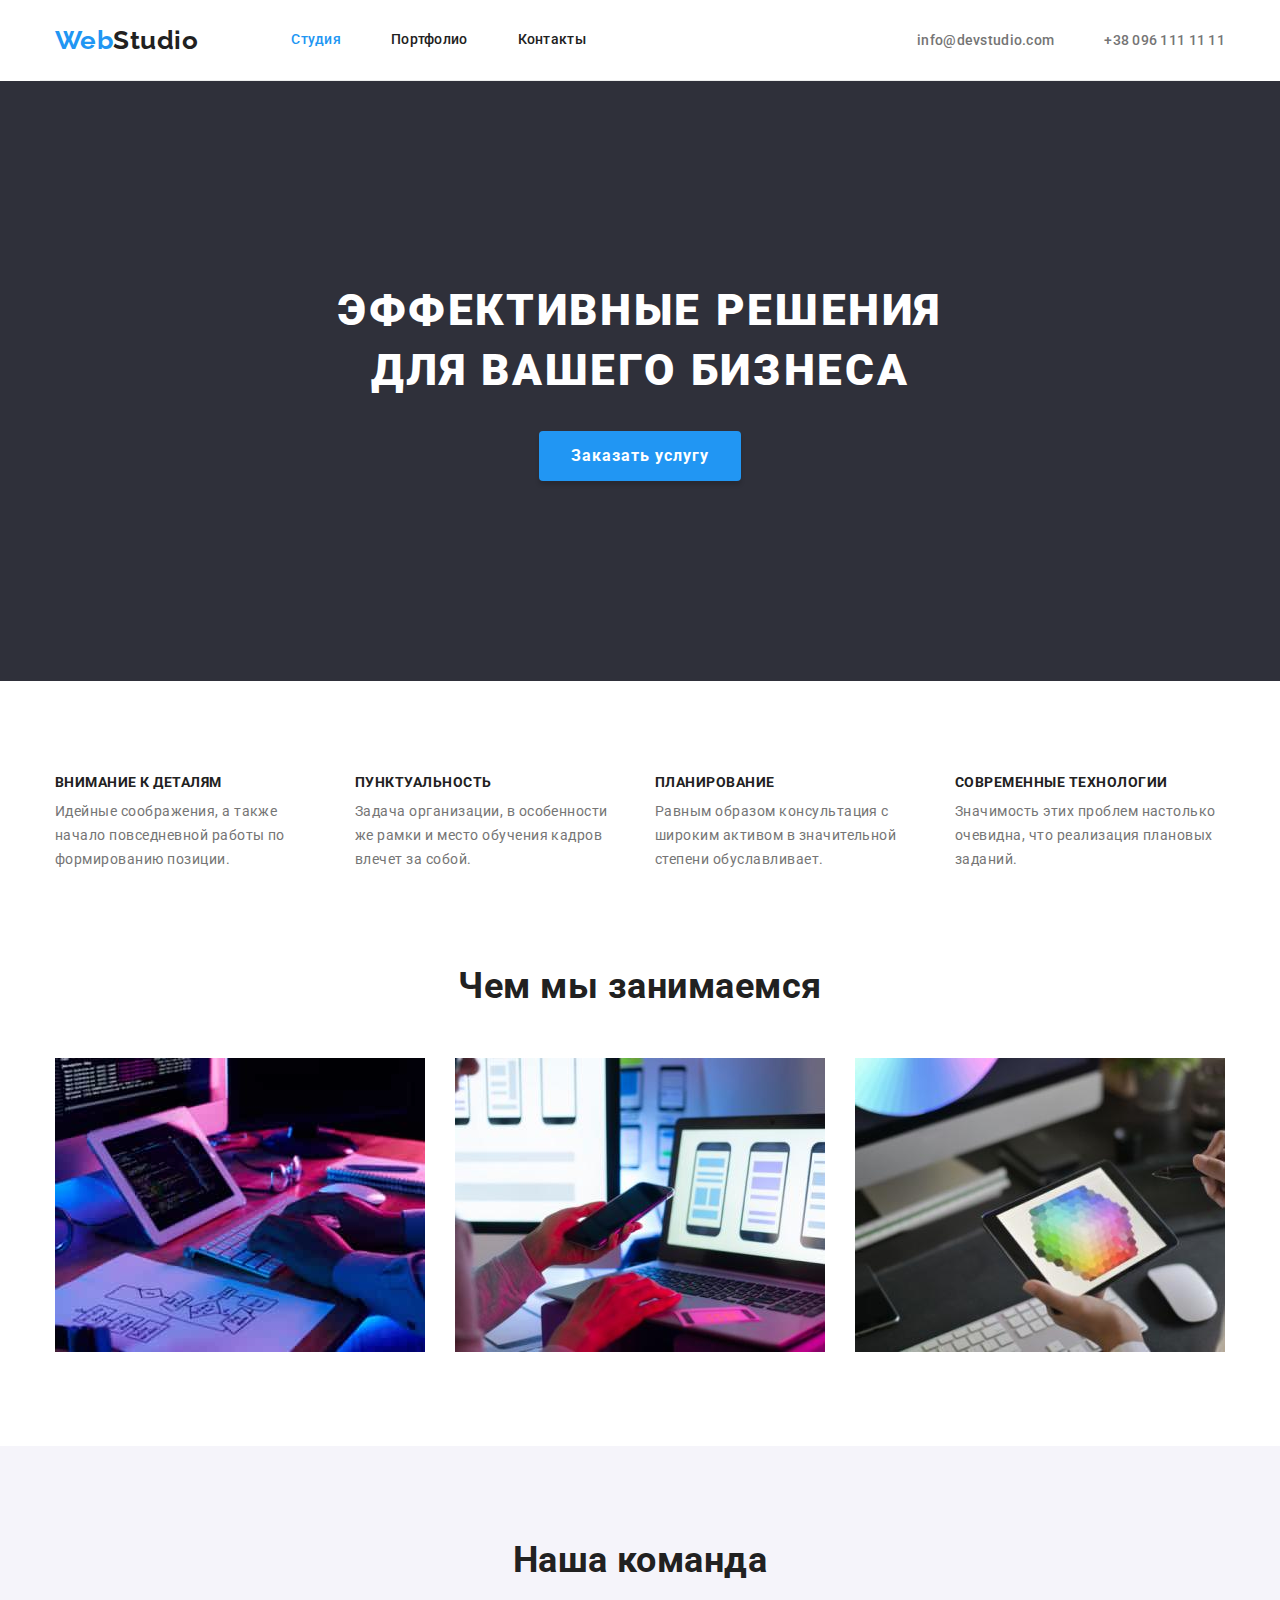
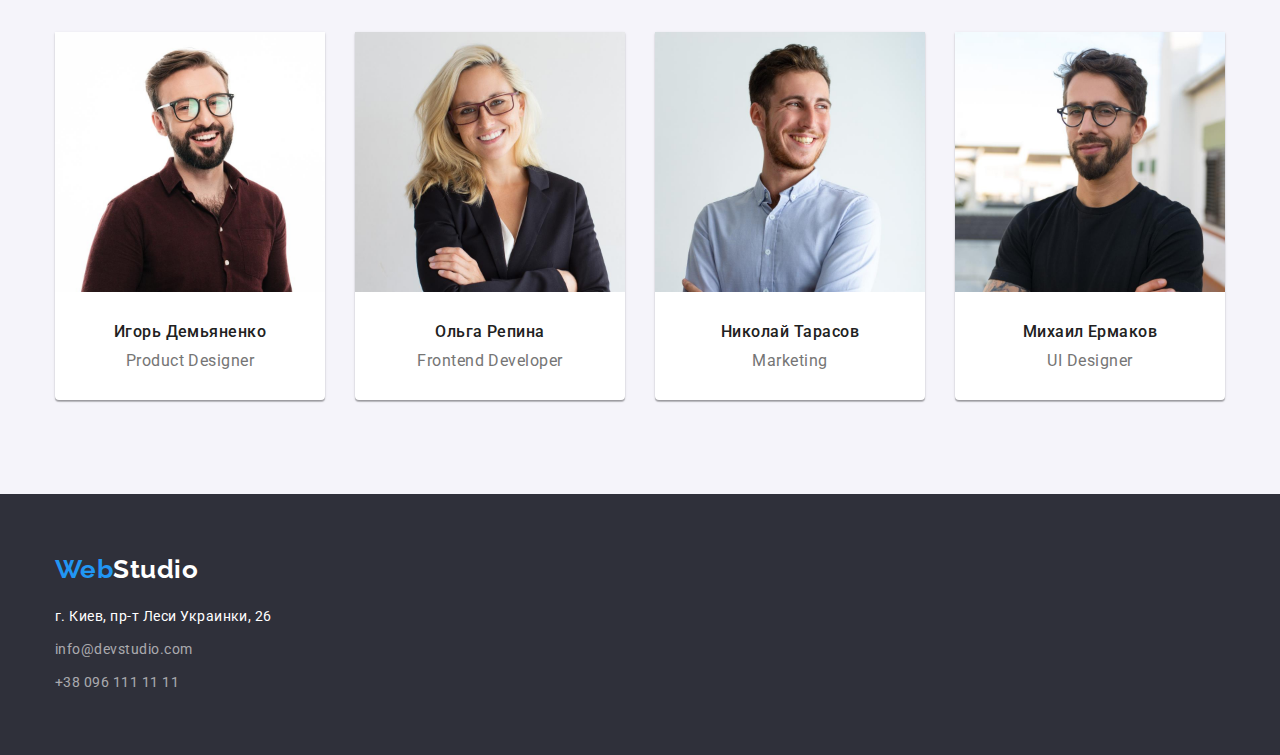
<file: index.html>
<!DOCTYPE html>
<html lang="ru">
<head>
    <meta charset="UTF-8">
    <meta http-equiv="X-UA-Compatible" content="IE=edge">
    <meta name="viewport" content="width=, initial-scale=1.0">
    <title>goit-markup-hw-03</title>
    <link rel="preconnect" href="https://fonts.gstatic.com">
    <link href="https://fonts.googleapis.com/css2?family=Raleway:wght@700&family=Roboto:wght@400;500;700;900&display=swap" rel="stylesheet" />
    <link href="https://cdnjs.cloudflare.com/ajax/libs/modern-normalize/1.0.0/modern-normalize.min.css" rel="stylesheet" /> 
    <link href="./css/styles.css" rel="stylesheet" />
</head>

<body>
<!--Header of page-->
    <header>
        <div class="navigation-section container">
            <a class="logo link" href="./index.html"><span class="logo-accent">Web</span>Studio</a>
            <nav class="nav-list-of-pages">
                <ul class="list">
                    <li class="nav-list-element"><a class="nav-list-item link current" href="./index.html">Студия</a></li>
                    <li class="nav-list-element"><a class="nav-list-item link" href="./portfolio.html">Портфолио</a></li>
                    <li class="nav-list-element"><a class="nav-list-item link" href="">Контакты</a></li>
                </ul>
            </nav>
            <ul class="list">
                <li class="up-contacts-list-element"><a class="up-contacts-list-item link" href="mailto:info@devstudio.com">info@devstudio.com</a></li>
                <li class="up-contacts-list-element"><a class="up-contacts-list-item link" href="tel:+380961111111">+38 096 111 11 11</a></li>
            </ul>
        </div>
    </header>
    <!--Main content-->
    <main>
        <!--Main section-->
        <section class="main-section">
            <div class="container">
                <h1 class="main-title">Эффективные решения для вашего бизнеса</h1>
                <button class="main-section-btn" type="button">Заказать услугу</button>
            </div>
        </section>
        <!--Features section-->
        <section class="features-section section">
            <div class="container">
                <h2 class="visually-hidden">Особенности</h2>
                    <ul class="features-list list">
                        <li class="features-list-element">
                            <h3 class="features-title">Внимание к деталям</h3>
                            <p class="features-title-dscr">Идейные соображения, а также начало повседневной работы по формированию позиции.</p>
                        </li>
                        <li class="features-list-element">
                            <h3 class="features-title">Пунктуальность</h3>
                            <p class="features-title-dscr">Задача организации, в особенности же рамки и место обучения кадров влечет за собой.</p>
                        </li>
                        <li class="features-list-element">
                            <h3 class="features-title">Планирование</h3>
                            <p class="features-title-dscr">Равным образом консультация с широким активом в значительной степени обуславливает.</p>
                        </li>
                        <li class="features-list-element">
                            <h3 class="features-title">Современные технологии</h3>
                            <p class="features-title-dscr">Значимость этих проблем настолько очевидна, что реализация плановых заданий.</p>
                        </li>
                    </ul>
                </div>
        </section>
        <!--Occupations section-->
        <section class="occupations-section section">
            <div class="container">
                <h2 class="secondary-title">Чем мы занимаемся</h2>
                    <ul class="occupations-list list">
                        <li class="occupations-list-element"><img src="./images/occupation1.jpg" alt="Пишем код" width="370" height="294" /></li>
                        <li class="occupations-list-element"><img src="./images/occupation2.jpg" alt="Делаем адаптивные сайты" width="370" height="294" /></li>
                        <li class="occupations-list-element"><img src="./images/occupation3.jpg" alt="Делаем дизайн сайтов" width="370" height="294" /></li>
                    </ul>
            </div>
        </section>
        <!--Our team section-->
        <section class="team-section section">
            <div class="container">
                <h2 class="secondary-title">Наша команда</h2>
                    <ul class="team-list list">
                        <li class="team-list-element">
                            <div class="team-image-tumb">
                                <img src="./images/photo1.jpg" alt="Игорь Демьяненко" width="270" height="260" />
                            </div>
                            <div class="team-list-element-container">
                                <h3 class="team-person">Игорь Демьяненко</h3>
                                <p class="team-person-role">Product Designer</p>
                            </div>
                        </li>
                        <li class="team-list-element">
                            <div class="team-image-tumb">
                                <img src="./images/photo2.jpg" alt="Ольга Репина" width="270" height="260" />
                            </div>
                            <div class="team-list-element-container">
                                <h3 class="team-person">Ольга Репина</h3>
                                <p class="team-person-role">Frontend Developer</p>
                            </div>
                        </li>
                        <li class="team-list-element">
                            <div class="team-image-tumb">
                                <img src="./images/photo3.jpg" alt="Николай Тарасов" width="270" height="260" />
                            </div>
                            <div class="team-list-element-container">
                                <h3 class="team-person">Николай Тарасов</h3>
                                <p class="team-person-role">Marketing</p>
                            </div>
                        </li>
                        <li class="team-list-element">
                            <div class="team-image-tumb">
                                <img src="./images/photo4.jpg" alt="Михаил Ермаков" width="270" height="260" />
                            </div>
                            <div class="team-list-element-container">
                                <h3 class="team-person">Михаил Ермаков</h3>
                                <p class="team-person-role">UI Designer</p>
                            </div>
                        </li>
                    </ul>
                </div>
        </section>
    </main>
    <!--Footer-->
    <footer class="footer-section">
        <div class="container">
            <a class="logo link logo-down-color-marg" href="./index.html"><span class="logo-accent">Web</span>Studio</a>
                <address class="address">
                    <ul class="list">
                        <li class="down-contacts-list-element"><a class="down-contacts-list-item link" href="https://goo.gl/maps/1cNyrUN5Ciwygz4w9" target="_blank" rel="noopener noreferrer">г. Киев, пр-т Леси Украинки, 26</a></li>
                        <li class="down-contacts-list-element"><a class="down-contacts-list-item contacts-alfa link" href="mailto:info@devstudio.com">info@devstudio.com</a></li>
                        <li class="down-contacts-list-element"><a class="down-contacts-list-item contacts-alfa link" href="tel:+380961111111">+38 096 111 11 11</a></li>
                    </ul>
                </address>
        </div>
    </footer>
</body>
</html>
</file>
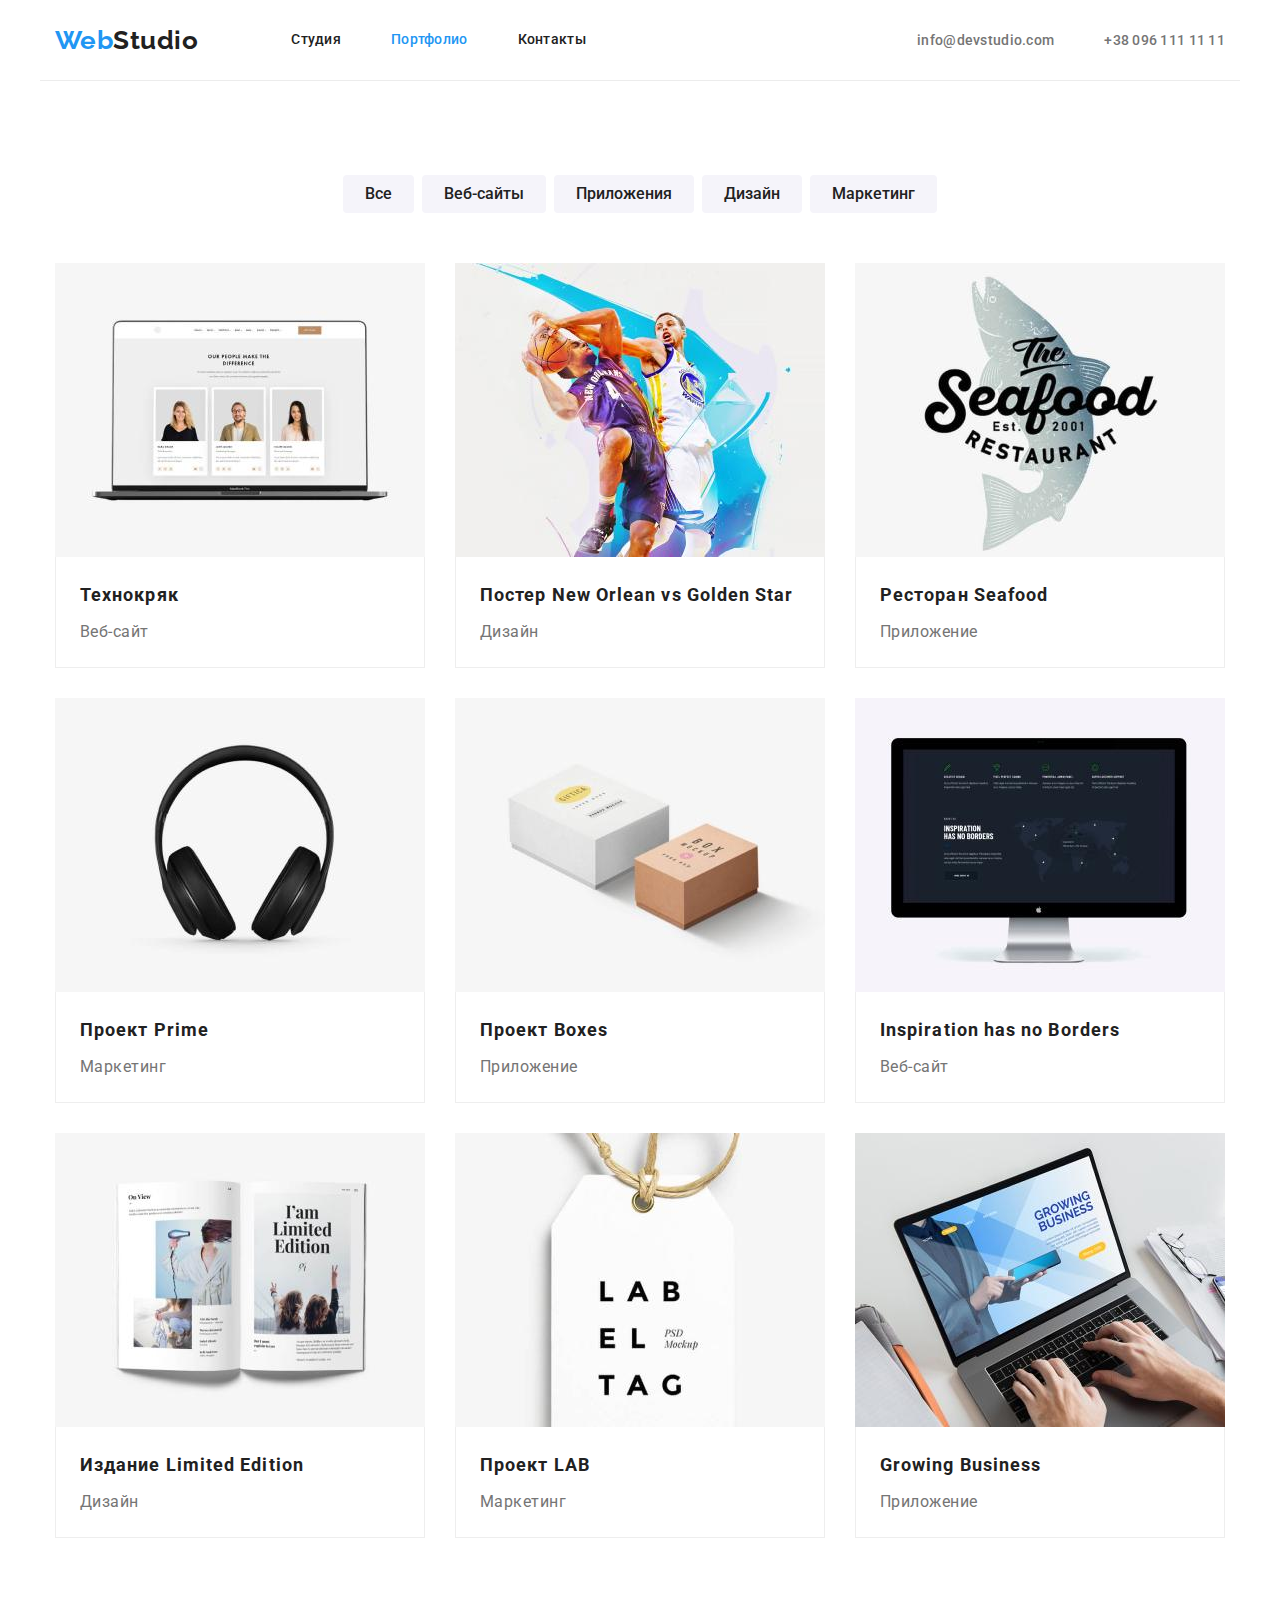
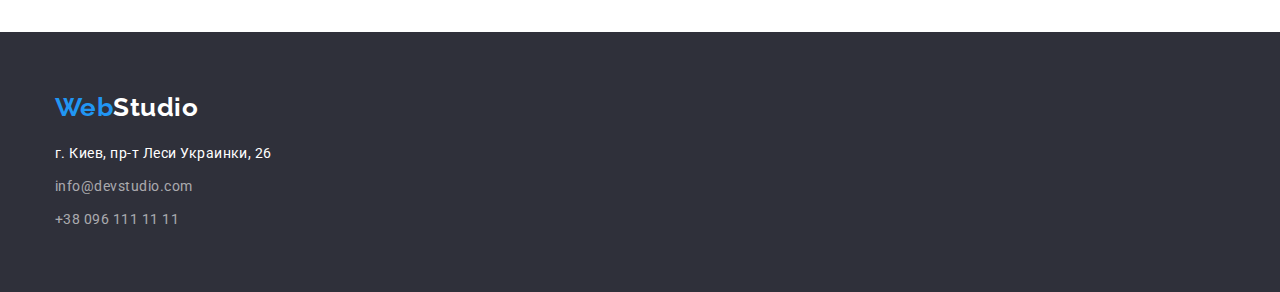
<file: portfolio.html>
<!DOCTYPE html>
<html lang="ru">
<head>
    <meta charset="UTF-8">
    <meta http-equiv="X-UA-Compatible" content="IE=edge">
    <meta name="viewport" content="width=, initial-scale=1.0">
    <title>goit-markup-hw-03</title>
    <link rel="preconnect" href="https://fonts.gstatic.com">
    <link href="https://fonts.googleapis.com/css2?family=Raleway:wght@700&family=Roboto:wght@400;500;700;900&display=swap" rel="stylesheet" />
    <link href="https://cdnjs.cloudflare.com/ajax/libs/modern-normalize/1.0.0/modern-normalize.min.css" rel="stylesheet" />
    <link href="./css/styles.css" rel="stylesheet" />
</head>

<body>
    <!--Header of page-->
    <header>
        <div class="navigation-section container">
            <a class="logo link" href="./index.html"><span class="logo-accent">Web</span>Studio</a>
            <nav class="nav-list-of-pages">
                <ul class="list">
                    <li class="nav-list-element"><a class="nav-list-item link" href="./index.html">Студия</a></li>
                    <li class="nav-list-element"><a class="nav-list-item link current" href="./portfolio.html">Портфолио</a></li>
                    <li class="nav-list-element"><a class="nav-list-item link" href="">Контакты</a></li>
                </ul>
            </nav>
            <ul class="list">
                <li class="up-contacts-list-element"><a class="up-contacts-list-item link"
                        href="mailto:info@devstudio.com">info@devstudio.com</a></li>
                <li class="up-contacts-list-element"><a class="up-contacts-list-item link" href="tel:+380961111111">+38 096 111
                        11 11</a></li>
            </ul>
        </div>
    </header>
    <!--Main content-->
    <main>
        <!--Main section-->
        <section class="section">
            <div class="container">
                <h1 class="visually-hidden">Роботы WebStudio</h1>
                <ul class="filter-list list">
                    <li class="filter-list-element"><button class="portfolio-btn" type="button">Все</button></li>
                    <li class="filter-list-element"><button class="portfolio-btn" type="button">Веб-сайты</button></li>
                    <li class="filter-list-element"><button class="portfolio-btn" type="button">Приложения</button></li>
                    <li class="filter-list-element"><button class="portfolio-btn" type="button">Дизайн</button></li>
                    <li class="filter-list-element"><button class="portfolio-btn" type="button">Маркетинг</button></li>
                </ul>
                <ul class="galery-list list">
                    <li class="galery-list-element">
                        <img src="./images/portfolio1.jpg" alt="Веб-сайт Технокряк" width="370" height="294" />
                        <div class="galery-list-container">
                            <h2 class="work-studio-title">Технокряк</h2>
                            <p class="work-studio-dscr">Веб-сайт</p>
                        </div>
                    </li>
                    <li class="galery-list-element">
                        <img src="./images/portfolio2.jpg" alt="Дизайн Постера New Orlean vs Golden Star" width="370" height="294" />
                        <div class="galery-list-container">
                            <h2 class="work-studio-title">Постер New Orlean vs Golden Star</h2>
                            <p class="work-studio-dscr">Дизайн</p>
                        </div>
                    </li>
                    <li class="galery-list-element">
                        <img src="./images/portfolio3.jpg" alt="Приложение Ресторан Seafood" width="370" height="294" />
                        <div class="galery-list-container">
                            <h2 class="work-studio-title">Ресторан Seafood</h2>
                            <p class="work-studio-dscr">Приложение</p>
                        </div>
                    </li>
                    <li class="galery-list-element">
                        <img src="./images/portfolio4.jpg" alt="Маркетинг Проекта Prime" width="370" height="294" />
                        <div class="galery-list-container">
                            <h2 class="work-studio-title">Проект Prime</h2>
                            <p class="work-studio-dscr">Маркетинг</p>
                        </div>
                    </li>
                    <li class="galery-list-element">
                        <img src="./images/portfolio5.jpg" alt="Приложение Проект Boxes" width="370" height="294" />
                        <div class="galery-list-container">
                            <h2 class="work-studio-title">Проект Boxes</h2>
                            <p class="work-studio-dscr">Приложение</p>
                        </div>
                    </li>
                    <li class="galery-list-element">
                        <img src="./images/portfolio6.jpg" alt="Веб-сайт Inspiration has no Borders" width="370" height="294" />
                        <div class="galery-list-container">
                            <h2 class="work-studio-title">Inspiration has no Borders</h2>
                            <p class="work-studio-dscr">Веб-сайт</p>
                        </div>
                    </li>
                    <li class="galery-list-element">
                        <img src="./images/portfolio7.jpg" alt="Дизайн Издания Limited Edition" width="370" height="294" />
                        <div class="galery-list-container">
                            <h2 class="work-studio-title">Издание Limited Edition</h2>
                            <p class="work-studio-dscr">Дизайн</p>
                        </div>
                    </li>
                    <li class="galery-list-element">
                        <img src="./images/portfolio8.jpg" alt="Маркетинг Проекта LAB" width="370" height="294" />
                        <div class="galery-list-container">
                            <h2 class="work-studio-title">Проект LAB</h2>
                            <p class="work-studio-dscr">Маркетинг</p>
                        </div>
                    </li>
                    <li class="galery-list-element">
                        <img src="./images/portfolio9.jpg" alt="Приложение Growing Business" width="370" height="294" />
                        <div class="galery-list-container">
                            <h2 class="work-studio-title">Growing Business</h2>
                            <p class="work-studio-dscr">Приложение</p>
                        </div>
                    </li>
                </ul>
            </div>
        </section>
    </main>

    <!--Footer-->
    <footer class="footer-section">
        <div class="container">
            <a class="logo link logo-down-color-marg" href="./index.html"><span class="logo-accent">Web</span>Studio</a>
            <address class="address">
                <ul class="list">
                    <li class="down-contacts-list-element"><a class="down-contacts-list-item link"
                            href="https://goo.gl/maps/1cNyrUN5Ciwygz4w9" target="_blank" rel="noopener noreferrer">г. Киев, пр-т
                            Леси Украинки, 26</a></li>
                    <li class="down-contacts-list-element"><a class="down-contacts-list-item contacts-alfa link"
                            href="mailto:info@devstudio.com">info@devstudio.com</a></li>
                    <li class="down-contacts-list-element"><a class="down-contacts-list-item contacts-alfa link"
                            href="tel:+380961111111">+38 096 111 11 11</a></li>
                </ul>
            </address>
        </div>
    </footer>
    </body>
    </html>
</file>
<file: css/styles.css>
:root {
  --primary-font: "Roboto", sans-serif;
  --logo-font: "Raleway", sans-serif;
  --main-bcg-color: #ffffff;
  --team-section-bcg-color: #f5f4fa;
  --hero-footer-bcg-color: #2f303a;
  --accent-logo-hover-color: #2196f3;
  --main-text-color: #757575;
  --headers-nav-color: #212121;
  --hero-footer-text-color: #ffffff;
  --actbtn-color: #ffffff;
  --noactbtn-color: #212121;
  --actbtn-bcg: #2196f3;
  --noactbtn-bgd: #f5f4fa;
  --alfa-color: rgba(255, 255, 255, 0.6);
  --border-color: #ececec;
  --border-color-portfolio: #eeeeee;
  --margin-card: 30px;
}

body {
  font-family: var(--primary-font);
  letter-spacing: 0.03em;
  background-color: var(--main-bcg-color);
  color: var(--main-text-color);
}

/*UTILITES*/
h1,
h2,
h3,
h4,
h5,
h6,
p {
  margin: 0;
}
img {
  display: block;
  max-width: 100%;
  height: auto;
}
.link {
  text-decoration: none;
}

.list {
  padding: 0;
  margin: 0;
  list-style: none;
}
.address {
  font-style: inherit;
}

/*COMMON PROPERTIES*/
.container {
  width: 1200px;
  padding-left: 15px;
  padding-right: 15px;
  margin-left: auto;
  margin-right: auto;
}
.section {
  padding-top: 94px;
  padding-bottom: 94px;
}

/*HIDDEN TITLES*/
.visually-hidden {
  position: absolute !important;
  clip: rect(1px 1px 1px 1px);
  clip: rect(1px, 1px, 1px, 1px);
  padding: 0 !important;
  border: 0 !important;
  height: 1px !important;
  width: 1px !important;
  overflow: hidden;
}

/*HOVER+FOCUS*/
.nav-list-item:hover,
.nav-list-item:focus,
.up-contacts-list-item:hover,
.up-contacts-list-item:focus,
.down-contacts-list-item:hover,
.down-contacts-list-item:focus {
  color: var(--accent-logo-hover-color);
}
.list .current {
  color: var(--accent-logo-hover-color);
}

/*NAVIGATION-SECTION*/
.navigation-section {
  display: flex;
  align-items: center;
  border-bottom: 1px solid var(--border-color);
}
.navigation-section .list {
  display: flex;
}
.logo {
  margin-right: 93px;
  font-family: var(--logo-font);
  font-weight: 700;
  font-size: 26px;
  line-height: 1.19;
  color: var(--headers-nav-color);
}
.logo-accent {
  color: var(--accent-logo-hover-color);
}
.nav-list-of-pages {
  margin-right: auto;
}
.up-contacts-list-element:not(:last-child),
.nav-list-element:not(:last-child) {
  margin-right: 50px;
}
.nav-list-item {
  display: inline-block;
  padding-top: 32px;
  padding-bottom: 32px;
  font-weight: 500;
  font-size: 14px;
  line-height: 1.14;
  letter-spacing: 0.02em;
  color: var(--headers-nav-color);
}
.up-contacts-list-item {
  font-weight: 500;
  font-size: 14px;
  line-height: 1.14;
  letter-spacing: 0.02em;
  color: inherit;
}

/*MAIN SECTION*/
.main-section {
  padding-top: 200px;
  padding-bottom: 200px;
  background-color: var(--hero-footer-bcg-color);
  text-align: center;
}
.main-title {
  margin-right: auto;
  margin-left: auto;
  margin-bottom: 30px;
  max-width: 696px;
  font-weight: 900;
  font-size: 44px;
  line-height: 1.36;
  letter-spacing: 0.06em;
  text-transform: uppercase;
  color: var(--hero-footer-text-color);
}
.main-section-btn {
  min-width: 200px;
  padding: 10px 32px;
  font-weight: 700;
  font-size: 16px;
  line-height: 1.87;
  letter-spacing: 0.06em;
  color: var(--actbtn-color);
  cursor: pointer;
  background-color: var(--actbtn-bcg);
  box-shadow: 0px 4px 4px rgba(0, 0, 0, 0.15);
  border-radius: 4px;
  border: 0;
}

/*FEATURES*/
.features-list {
  display: flex;
  margin-right: calc(-1 * var(--margin-card));
}
.features-list > .features-list-element {
  flex-basis: calc((100% - 4 * var(--margin-card)) / 4);
  margin-right: var(--margin-card);
}
.features-title {
  min-width: 270px;
  margin-bottom: 10px;
  font-weight: 700;
  font-size: 14px;
  line-height: 1.14;
  text-transform: uppercase;
  color: var(--headers-nav-color);
}
.features-title-dscr {
  min-width: 270px;
  font-size: 14px;
  line-height: 1.71;
}

/*OCUPATIONS*/
.occupations-section {
  padding-top: 0;
}
/*TITLE ocupations and team*/
.secondary-title {
  margin-bottom: 50px;
  font-weight: 700;
  font-size: 36px;
  line-height: 1.16;
  text-align: center;
  color: var(--headers-nav-color);
}
.occupations-list {
  display: flex;
  margin-right: calc(-1 * var(--margin-card));
}
.occupations-list > .occupations-list-element {
  flex-basis: calc((100% - 3 * var(--margin-card)) / 3);
  margin-right: var(--margin-card);
}

/*TEAM SECTION*/
.team-section {
  background-color: var(--team-section-bcg-color);
}
.team-list {
  display: flex;
  flex-wrap: wrap;
  margin-left: calc(-1 * var(--margin-card));
  margin-top: calc(-1 * var(--margin-card));
}
.team-list-element {
  flex-basis: calc((100% - 4 * var(--margin-card)) / 4);
  margin-left: var(--margin-card);
  margin-top: var(--margin-card);
  background-color: var(--main-bcg-color);
  box-shadow: 0px 1px 3px rgba(0, 0, 0, 0.12), 0px 1px 1px rgba(0, 0, 0, 0.14),
    0px 2px 1px rgba(0, 0, 0, 0.2);
  border-bottom-left-radius: 4px;
  border-bottom-right-radius: 4px;
}
.team-list-element-container {
  padding: 30px 55px;
  text-align: center;
}
.team-person {
  margin-bottom: 10px;
  font-weight: 500;
  font-size: 16px;
  line-height: 1.19;
  color: var(--headers-nav-color);
}
.team-person-role {
  font-size: 16px;
  line-height: 1.19;
}

/*FOOTER*/
.footer-section {
  background-color: var(--hero-footer-bcg-color);
  padding-top: 60px;
  padding-bottom: 60px;
}
.down-contacts-list-item {
  font-size: 14px;
  line-height: 1.71;
  color: var(--hero-footer-text-color);
}
.contacts-alfa {
  color: var(--alfa-color);
}
.logo-down-color-marg {
  display: inline-block;
  margin-right: 0;
  margin-bottom: 20px;
  color: var(--hero-footer-text-color);
}
.down-contacts-list-element:not(:last-child) {
  margin-bottom: 9px;
}

/*PAGE PORTFOLIO Galery*/
.filter-list {
  display: flex;
  justify-content: center;
  margin-bottom: 50px;
}
.filter-list-element:not(:last-child) {
  margin-right: 8px;
}
.portfolio-btn {
  padding: 6px 22px;
  font-weight: 500;
  font-size: 16px;
  line-height: 1.62;
  text-align: center;
  background-color: var(--noactbtn-bgd);
  color: var(--noactbtn-color);
  border: 0;
  border-radius: 4px;
}
.portfolio-btn:hover,
.portfolio-btn:focus {
  background-color: var(--actbtn-bcg);
  color: var(--actbtn-color);
  cursor: pointer;
  box-shadow: 0px 3px 1px rgba(0, 0, 0, 0.1), 0px 1px 2px rgba(0, 0, 0, 0.08),
    0px 2px 2px rgba(0, 0, 0, 0.12);
}
.galery-list {
  display: flex;
  flex-wrap: wrap;
  margin-left: calc(-1 * var(--margin-card));
  margin-top: calc(-1 * var(--margin-card));
}
.galery-list-element {
  flex-basis: calc((100% - 3 * var(--margin-card)) / 3);
  margin-left: var(--margin-card);
  margin-top: var(--margin-card);
  background: var(--main-bcg-color);
}
.galery-list-container {
  padding: 20px 24px;
  border-right: 1px solid var(--border-color-portfolio);
  border-bottom: 1px solid var(--border-color-portfolio);
  border-left: 1px solid var(--border-color-portfolio);
}
.work-studio-title {
  margin-bottom: 4px;
  font-weight: 700;
  font-size: 18px;
  line-height: 2;
  letter-spacing: 0.06em;
  color: var(--headers-nav-color);
}
.work-studio-dscr {
  font-size: 16px;
  line-height: 1.87;
  color: var(--main-text-color);
}
</file>
